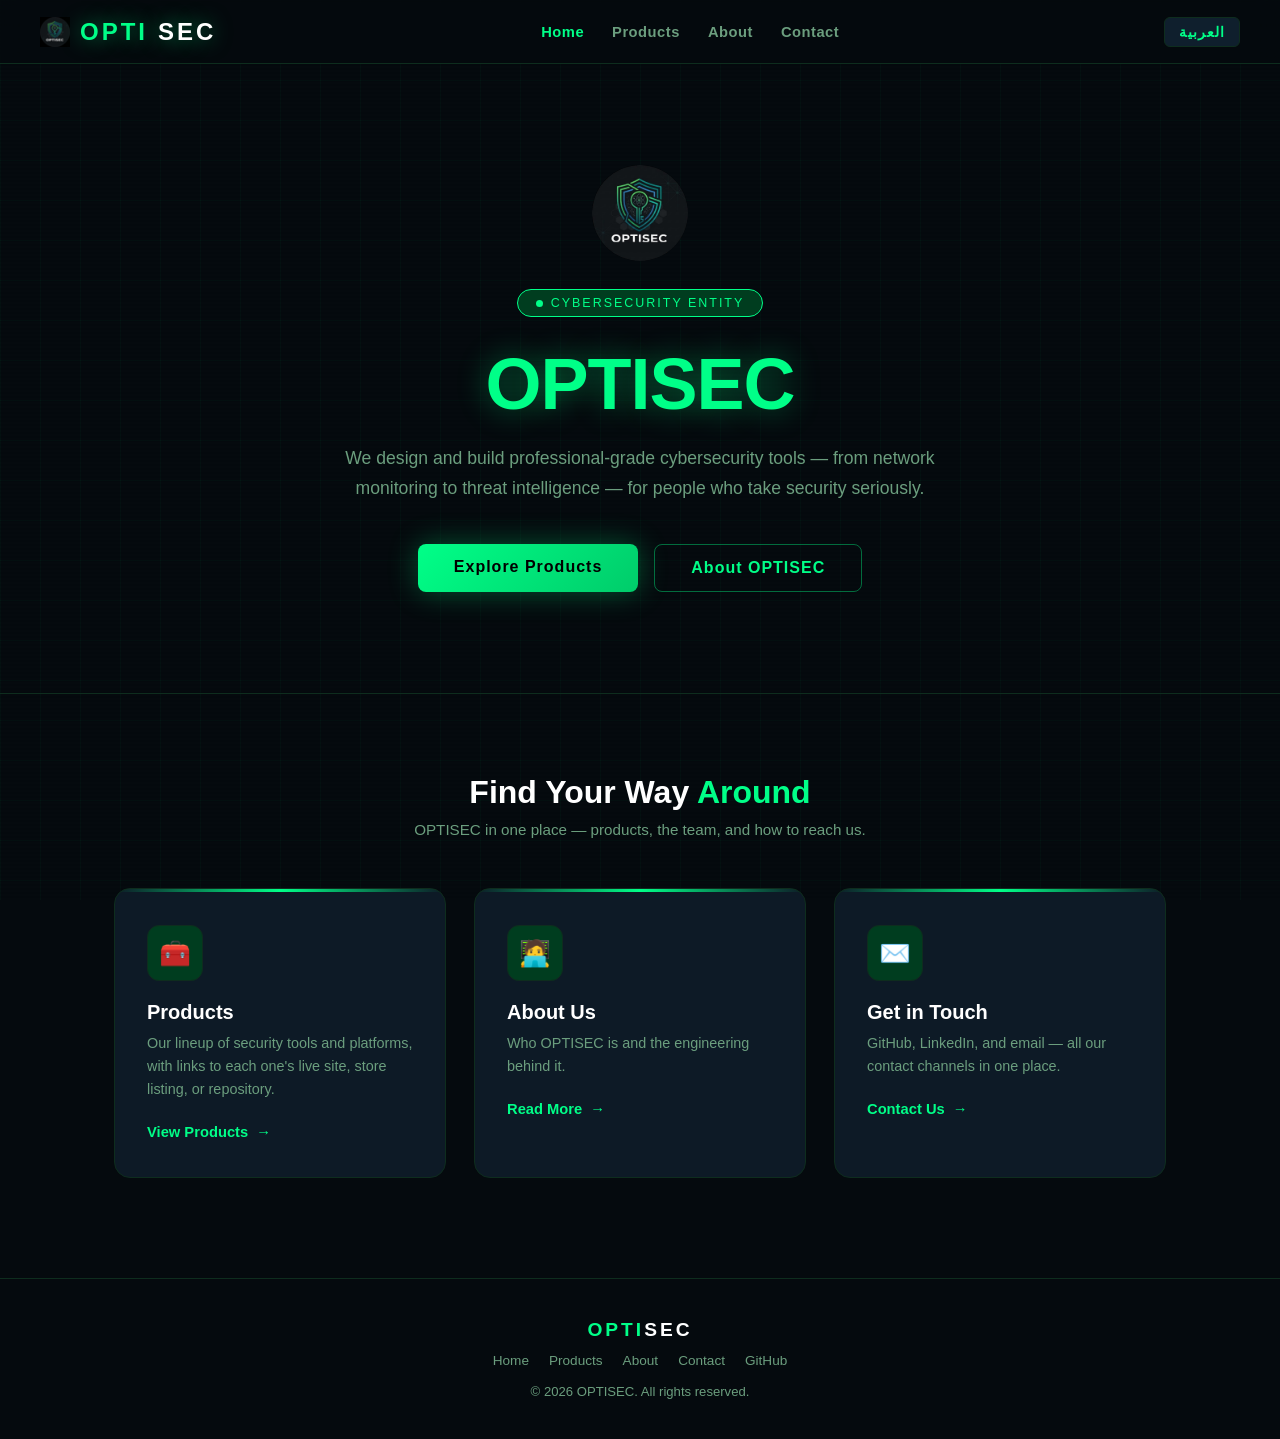
<file: index.html>
<!DOCTYPE html>
<html lang="en" dir="ltr">
<head>
  <meta charset="UTF-8" />
  <meta name="viewport" content="width=device-width, initial-scale=1.0" />
  <title>OPTISEC — Cybersecurity Tools &amp; Research</title>
  <meta name="description" content="OPTISEC is a cybersecurity technology entity building professional-grade security tools, research, and platforms." />
  <link rel="icon" type="image/png" sizes="32x32" href="assets/img/favicon-32.png" />
  <link rel="apple-touch-icon" sizes="180x180" href="assets/img/apple-touch-icon.png" />
  <link rel="stylesheet" href="assets/css/style.css" />
</head>
<body>

<!-- ── NAV ── -->
<nav>
  <a class="logo" href="index.html">
    <img class="logo-mark" src="assets/img/favicon-32.png" alt="OPTISEC" />
    OPTI<span>SEC</span>
  </a>
  <ul class="nav-links">
    <li><a href="index.html" data-en="Home" data-ar="الرئيسية">Home</a></li>
    <li><a href="products.html" data-en="Products" data-ar="المنتجات">Products</a></li>
    <li><a href="about.html" data-en="About" data-ar="من نحن">About</a></li>
    <li><a href="contact.html" data-en="Contact" data-ar="تواصل">Contact</a></li>
  </ul>
  <div class="nav-right">
    <button class="lang-toggle" id="langBtn">العربية</button>
  </div>
</nav>

<!-- ── HERO ── -->
<div class="hero">
  <div class="hero-logo-slot">
    <img src="assets/img/optisec-logo.png" alt="OPTISEC" style="width:100%;height:100%;object-fit:contain;border-radius:50%;" />
  </div>
  <div class="hero-badge">
    <span class="badge-dot"></span>
    <span data-en="CYBERSECURITY ENTITY" data-ar="كيان للأمن السيبراني">CYBERSECURITY ENTITY</span>
  </div>
  <h1>
    <span class="accent">OPTISEC</span>
  </h1>
  <p data-en="We design and build professional-grade cybersecurity tools — from network monitoring to threat intelligence — for people who take security seriously."
     data-ar="نصمم ونبني أدوات أمن سيبراني احترافية — من مراقبة الشبكات إلى استخبارات التهديدات — لمن يأخذ الأمان على محمل الجد.">
    We design and build professional-grade cybersecurity tools — from network monitoring to threat intelligence — for people who take security seriously.
  </p>
  <div class="hero-cta-row">
    <a href="products.html" class="hero-cta" data-en="Explore Products" data-ar="استعرض المنتجات">Explore Products</a>
    <a href="about.html" class="hero-cta secondary" data-en="About OPTISEC" data-ar="عن أوبتيسيك">About OPTISEC</a>
  </div>
</div>

<!-- ── QUICK LINKS ── -->
<section>
  <h2 class="section-title">
    <span data-en="Find Your Way " data-ar="تصفّح ">Find Your Way </span>
    <span class="accent" data-en="Around" data-ar="الموقع">Around</span>
  </h2>
  <p class="section-sub" data-en="OPTISEC in one place — products, the team, and how to reach us." data-ar="أوبتيسيك في مكان واحد — المنتجات والفريق وطرق التواصل.">
    OPTISEC in one place — products, the team, and how to reach us.
  </p>

  <div class="card-grid">
    <div class="info-card">
      <div class="card-icon">🧰</div>
      <div class="card-title" data-en="Products" data-ar="المنتجات">Products</div>
      <p class="card-desc" data-en="Our lineup of security tools and platforms, with links to each one's live site, store listing, or repository."
         data-ar="مجموعة أدواتنا ومنصاتنا الأمنية، مع روابط لموقع كل منتج أو صفحة الشراء أو المستودع.">
        Our lineup of security tools and platforms, with links to each one's live site, store listing, or repository.
      </p>
      <a class="card-link" href="products.html">
        <span data-en="View Products" data-ar="عرض المنتجات">View Products</span> →
      </a>
    </div>

    <div class="info-card">
      <div class="card-icon">🧑‍💻</div>
      <div class="card-title" data-en="About Us" data-ar="من نحن">About Us</div>
      <p class="card-desc" data-en="Who OPTISEC is and the engineering behind it."
         data-ar="من هو أوبتيسيك والهندسة التي يقف عليها.">
        Who OPTISEC is and the engineering behind it.
      </p>
      <a class="card-link" href="about.html">
        <span data-en="Read More" data-ar="اقرأ المزيد">Read More</span> →
      </a>
    </div>

    <div class="info-card">
      <div class="card-icon">✉️</div>
      <div class="card-title" data-en="Get in Touch" data-ar="تواصل معنا">Get in Touch</div>
      <p class="card-desc" data-en="GitHub, LinkedIn, and email — all our contact channels in one place."
         data-ar="GitHub وLinkedIn والبريد الإلكتروني — جميع قنوات التواصل في مكان واحد.">
        GitHub, LinkedIn, and email — all our contact channels in one place.
      </p>
      <a class="card-link" href="contact.html">
        <span data-en="Contact Us" data-ar="تواصل معنا">Contact Us</span> →
      </a>
    </div>
  </div>
</section>

<!-- ── FOOTER ── -->
<footer>
  <div class="footer-logo">OPTI<span style="color:var(--white)">SEC</span></div>
  <div class="footer-links">
    <a href="index.html" data-en="Home" data-ar="الرئيسية">Home</a>
    <a href="products.html" data-en="Products" data-ar="المنتجات">Products</a>
    <a href="about.html" data-en="About" data-ar="من نحن">About</a>
    <a href="contact.html" data-en="Contact" data-ar="تواصل">Contact</a>
    <a href="https://github.com/OptisecDev" target="_blank" rel="noopener noreferrer">GitHub</a>
  </div>
  <p data-en="© 2026 OPTISEC. All rights reserved." data-ar="© 2026 أوبتيسيك. جميع الحقوق محفوظة.">© 2026 OPTISEC. All rights reserved.</p>
</footer>

<script src="assets/js/main.js"></script>
</body>
</html>
</file>
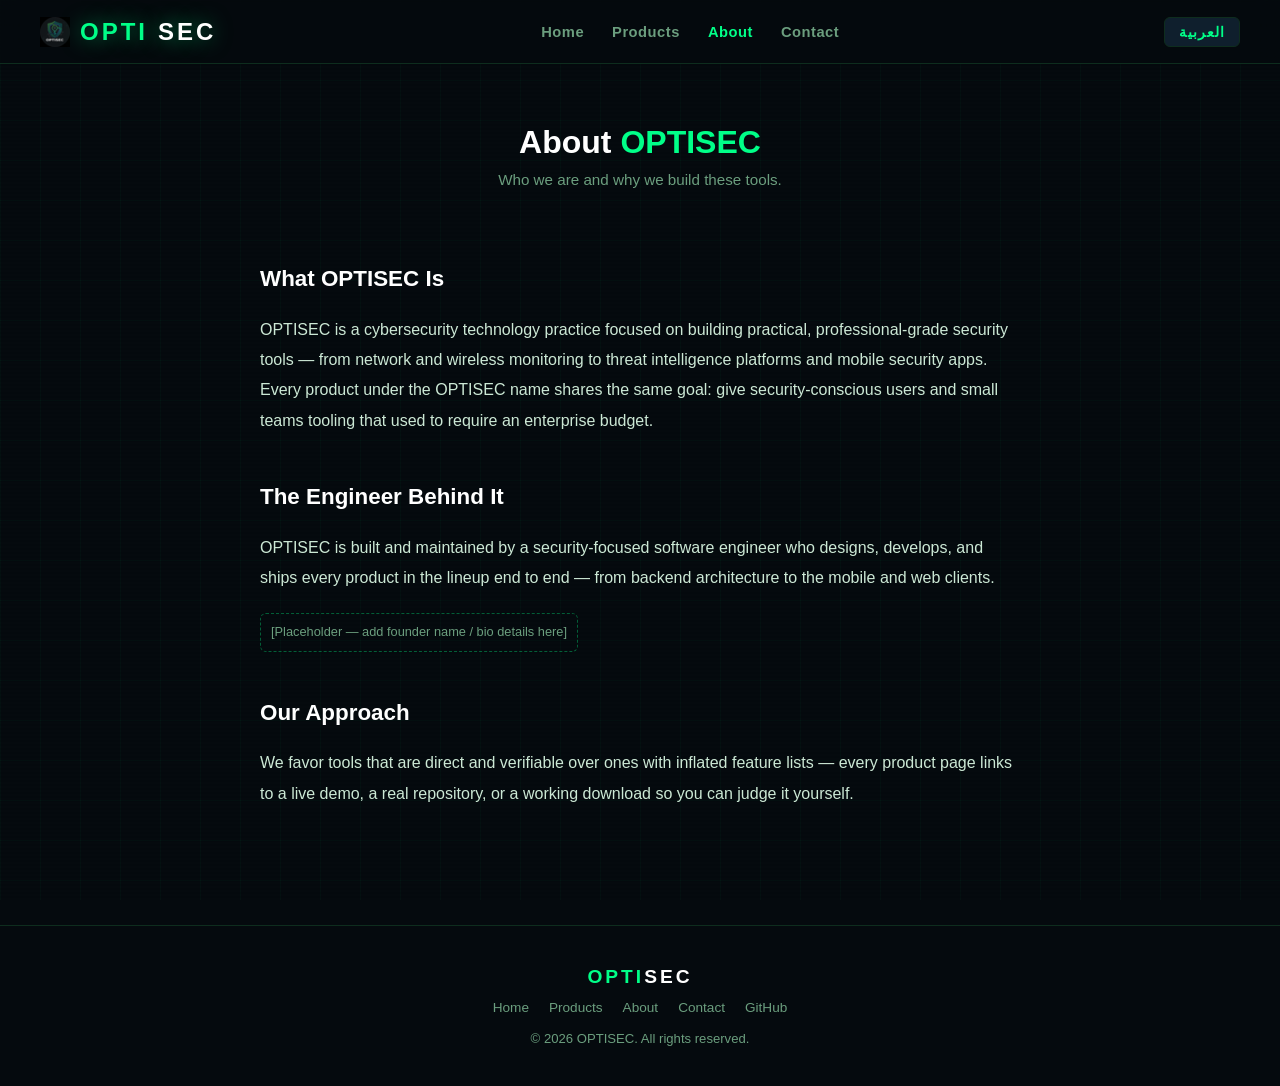
<file: about.html>
<!DOCTYPE html>
<html lang="en" dir="ltr">
<head>
  <meta charset="UTF-8" />
  <meta name="viewport" content="width=device-width, initial-scale=1.0" />
  <title>About — OPTISEC</title>
  <meta name="description" content="About OPTISEC — a cybersecurity technology entity building professional-grade security tools." />
  <link rel="icon" type="image/png" sizes="32x32" href="assets/img/favicon-32.png" />
  <link rel="apple-touch-icon" sizes="180x180" href="assets/img/apple-touch-icon.png" />
  <link rel="stylesheet" href="assets/css/style.css" />
</head>
<body>

<!-- ── NAV ── -->
<nav>
  <a class="logo" href="index.html">
    <img class="logo-mark" src="assets/img/favicon-32.png" alt="OPTISEC" />
    OPTI<span>SEC</span>
  </a>
  <ul class="nav-links">
    <li><a href="index.html" data-en="Home" data-ar="الرئيسية">Home</a></li>
    <li><a href="products.html" data-en="Products" data-ar="المنتجات">Products</a></li>
    <li><a href="about.html" data-en="About" data-ar="من نحن">About</a></li>
    <li><a href="contact.html" data-en="Contact" data-ar="تواصل">Contact</a></li>
  </ul>
  <div class="nav-right">
    <button class="lang-toggle" id="langBtn">العربية</button>
  </div>
</nav>

<!-- ── PAGE HEADER ── -->
<div class="page-header">
  <h1 class="section-title">
    <span data-en="About " data-ar="عن ">About </span>
    <span class="accent">OPTISEC</span>
  </h1>
  <p class="section-sub" data-en="Who we are and why we build these tools." data-ar="من نحن ولماذا نبني هذه الأدوات.">
    Who we are and why we build these tools.
  </p>
</div>

<section>
  <div class="prose">
    <h2 data-en="What OPTISEC Is" data-ar="ما هو أوبتيسيك">What OPTISEC Is</h2>
    <p data-en="OPTISEC is a cybersecurity technology practice focused on building practical, professional-grade security tools — from network and wireless monitoring to threat intelligence platforms and mobile security apps. Every product under the OPTISEC name shares the same goal: give security-conscious users and small teams tooling that used to require an enterprise budget."
       data-ar="أوبتيسيك هو ممارسة تقنية متخصصة في الأمن السيبراني تركّز على بناء أدوات أمنية عملية واحترافية — من مراقبة الشبكات واللاسلكي إلى منصات استخبارات التهديدات وتطبيقات الأمان للجوال. تشترك كل منتجات أوبتيسيك بهدف واحد: تزويد المستخدمين المهتمين بالأمان والفرق الصغيرة بأدوات كانت تتطلب سابقاً ميزانية مؤسسات كبرى.">
      OPTISEC is a cybersecurity technology practice focused on building practical, professional-grade security tools — from network and wireless monitoring to threat intelligence platforms and mobile security apps. Every product under the OPTISEC name shares the same goal: give security-conscious users and small teams tooling that used to require an enterprise budget.
    </p>

    <h2 data-en="The Engineer Behind It" data-ar="المهندس القائم عليه">The Engineer Behind It</h2>
    <p data-en="OPTISEC is built and maintained by a security-focused software engineer who designs, develops, and ships every product in the lineup end to end — from backend architecture to the mobile and web clients."
       data-ar="أوبتيسيك من تصميم وتطوير مهندس برمجيات متخصص في الأمن السيبراني، يتولى بناء وإطلاق كل منتج في القائمة من الألف إلى الياء — من هندسة الخلفية إلى تطبيقات الجوال والويب.">
      OPTISEC is built and maintained by a security-focused software engineer who designs, develops, and ships every product in the lineup end to end — from backend architecture to the mobile and web clients.
    </p>
    <span class="placeholder-note" data-en="[Placeholder — add founder name / bio details here]" data-ar="[مكان مخصص — أضف اسم المؤسس وتفاصيل السيرة هنا]">[Placeholder — add founder name / bio details here]</span>

    <h2 data-en="Our Approach" data-ar="منهجنا">Our Approach</h2>
    <p data-en="We favor tools that are direct and verifiable over ones with inflated feature lists — every product page links to a live demo, a real repository, or a working download so you can judge it yourself."
       data-ar="نفضّل الأدوات المباشرة والقابلة للتحقق منها على الأدوات ذات القوائم المبالغ فيها — كل صفحة منتج تحتوي رابطاً لعرض تجريبي حي أو مستودع حقيقي أو تنزيل فعلي حتى تحكم بنفسك.">
      We favor tools that are direct and verifiable over ones with inflated feature lists — every product page links to a live demo, a real repository, or a working download so you can judge it yourself.
    </p>
  </div>
</section>

<!-- ── FOOTER ── -->
<footer>
  <div class="footer-logo">OPTI<span style="color:var(--white)">SEC</span></div>
  <div class="footer-links">
    <a href="index.html" data-en="Home" data-ar="الرئيسية">Home</a>
    <a href="products.html" data-en="Products" data-ar="المنتجات">Products</a>
    <a href="about.html" data-en="About" data-ar="من نحن">About</a>
    <a href="contact.html" data-en="Contact" data-ar="تواصل">Contact</a>
    <a href="https://github.com/OptisecDev" target="_blank" rel="noopener noreferrer">GitHub</a>
  </div>
  <p data-en="© 2026 OPTISEC. All rights reserved." data-ar="© 2026 أوبتيسيك. جميع الحقوق محفوظة.">© 2026 OPTISEC. All rights reserved.</p>
</footer>

<script src="assets/js/main.js"></script>
</body>
</html>
</file>
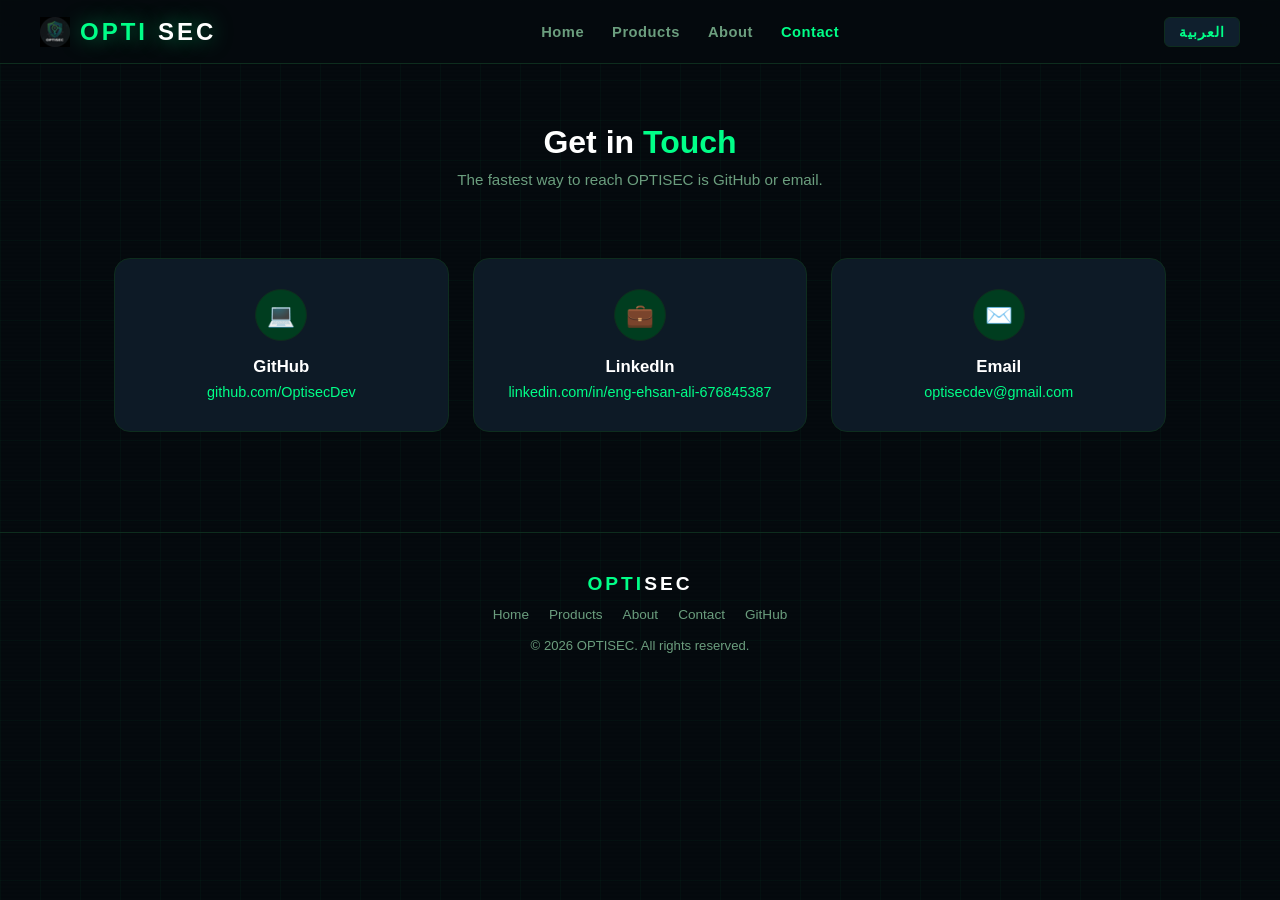
<file: contact.html>
<!DOCTYPE html>
<html lang="en" dir="ltr">
<head>
  <meta charset="UTF-8" />
  <meta name="viewport" content="width=device-width, initial-scale=1.0" />
  <title>Contact — OPTISEC</title>
  <meta name="description" content="Get in touch with OPTISEC — GitHub, LinkedIn, and email." />
  <link rel="icon" type="image/png" sizes="32x32" href="assets/img/favicon-32.png" />
  <link rel="apple-touch-icon" sizes="180x180" href="assets/img/apple-touch-icon.png" />
  <link rel="stylesheet" href="assets/css/style.css" />
</head>
<body>

<!-- ── NAV ── -->
<nav>
  <a class="logo" href="index.html">
    <img class="logo-mark" src="assets/img/favicon-32.png" alt="OPTISEC" />
    OPTI<span>SEC</span>
  </a>
  <ul class="nav-links">
    <li><a href="index.html" data-en="Home" data-ar="الرئيسية">Home</a></li>
    <li><a href="products.html" data-en="Products" data-ar="المنتجات">Products</a></li>
    <li><a href="about.html" data-en="About" data-ar="من نحن">About</a></li>
    <li><a href="contact.html" data-en="Contact" data-ar="تواصل">Contact</a></li>
  </ul>
  <div class="nav-right">
    <button class="lang-toggle" id="langBtn">العربية</button>
  </div>
</nav>

<!-- ── PAGE HEADER ── -->
<div class="page-header">
  <h1 class="section-title">
    <span data-en="Get in " data-ar="تواصل ">Get in </span>
    <span class="accent" data-en="Touch" data-ar="معنا">Touch</span>
  </h1>
  <p class="section-sub" data-en="The fastest way to reach OPTISEC is GitHub or email." data-ar="أسرع طريقة للتواصل مع أوبتيسيك هي GitHub أو البريد الإلكتروني.">
    The fastest way to reach OPTISEC is GitHub or email.
  </p>
</div>

<section>
  <div class="contact-grid">

    <div class="contact-card">
      <div class="contact-icon">💻</div>
      <div class="contact-label">GitHub</div>
      <a class="contact-value" href="https://github.com/OptisecDev" target="_blank" rel="noopener noreferrer">github.com/OptisecDev</a>
    </div>

    <div class="contact-card">
      <div class="contact-icon">💼</div>
      <div class="contact-label">LinkedIn</div>
      <a class="contact-value" href="https://www.linkedin.com/in/eng-ehsan-ali-676845387" target="_blank" rel="noopener noreferrer">linkedin.com/in/eng-ehsan-ali-676845387</a>
    </div>

    <div class="contact-card">
      <div class="contact-icon">✉️</div>
      <div class="contact-label" data-en="Email" data-ar="البريد الإلكتروني">Email</div>
      <a class="contact-value" href="mailto:optisecdev@gmail.com">optisecdev@gmail.com</a>
    </div>

  </div>
</section>

<!-- ── FOOTER ── -->
<footer>
  <div class="footer-logo">OPTI<span style="color:var(--white)">SEC</span></div>
  <div class="footer-links">
    <a href="index.html" data-en="Home" data-ar="الرئيسية">Home</a>
    <a href="products.html" data-en="Products" data-ar="المنتجات">Products</a>
    <a href="about.html" data-en="About" data-ar="من نحن">About</a>
    <a href="contact.html" data-en="Contact" data-ar="تواصل">Contact</a>
    <a href="https://github.com/OptisecDev" target="_blank" rel="noopener noreferrer">GitHub</a>
  </div>
  <p data-en="© 2026 OPTISEC. All rights reserved." data-ar="© 2026 أوبتيسيك. جميع الحقوق محفوظة.">© 2026 OPTISEC. All rights reserved.</p>
</footer>

<script src="assets/js/main.js"></script>
</body>
</html>
</file>
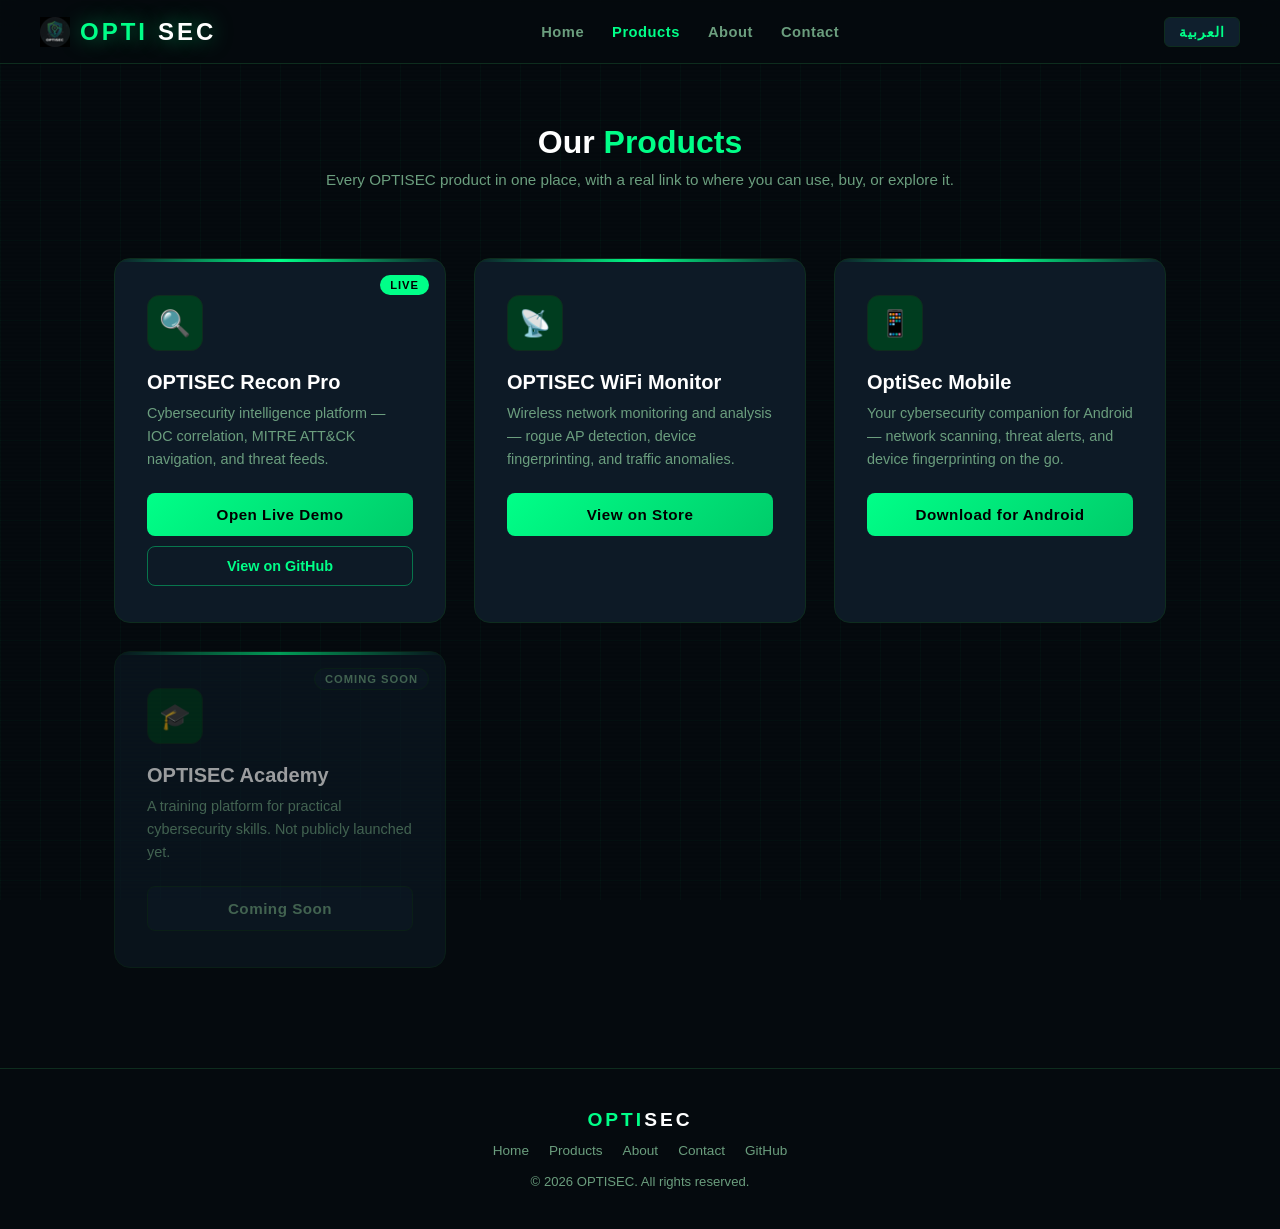
<file: products.html>
<!DOCTYPE html>
<html lang="en" dir="ltr">
<head>
  <meta charset="UTF-8" />
  <meta name="viewport" content="width=device-width, initial-scale=1.0" />
  <title>Products — OPTISEC</title>
  <meta name="description" content="The OPTISEC product lineup: Recon Pro, WiFi Monitor, Mobile, and Academy." />
  <link rel="icon" type="image/png" sizes="32x32" href="assets/img/favicon-32.png" />
  <link rel="apple-touch-icon" sizes="180x180" href="assets/img/apple-touch-icon.png" />
  <link rel="stylesheet" href="assets/css/style.css" />
</head>
<body>

<!-- ── NAV ── -->
<nav>
  <a class="logo" href="index.html">
    <img class="logo-mark" src="assets/img/favicon-32.png" alt="OPTISEC" />
    OPTI<span>SEC</span>
  </a>
  <ul class="nav-links">
    <li><a href="index.html" data-en="Home" data-ar="الرئيسية">Home</a></li>
    <li><a href="products.html" data-en="Products" data-ar="المنتجات">Products</a></li>
    <li><a href="about.html" data-en="About" data-ar="من نحن">About</a></li>
    <li><a href="contact.html" data-en="Contact" data-ar="تواصل">Contact</a></li>
  </ul>
  <div class="nav-right">
    <button class="lang-toggle" id="langBtn">العربية</button>
  </div>
</nav>

<!-- ── PAGE HEADER ── -->
<div class="page-header">
  <h1 class="section-title">
    <span data-en="Our " data-ar="منتجاتنا ">Our </span>
    <span class="accent" data-en="Products" data-ar="الأمنية">Products</span>
  </h1>
  <p class="section-sub" data-en="Every OPTISEC product in one place, with a real link to where you can use, buy, or explore it."
     data-ar="كل منتجات أوبتيسيك في مكان واحد، مع رابط حقيقي لاستخدامه أو شرائه أو استكشافه.">
    Every OPTISEC product in one place, with a real link to where you can use, buy, or explore it.
  </p>
</div>

<section>
  <div class="card-grid">

    <!-- OPTISEC Recon Pro -->
    <div class="info-card">
      <span class="card-badge" data-en="LIVE" data-ar="متاح الآن">LIVE</span>
      <div class="card-icon">🔍</div>
      <div class="card-title">OPTISEC Recon Pro</div>
      <p class="card-desc" data-en="Cybersecurity intelligence platform — IOC correlation, MITRE ATT&amp;CK navigation, and threat feeds."
         data-ar="منصة استخبارات الأمن السيبراني — ارتباط مؤشرات الاختراق، متصفح MITRE ATT&amp;CK، وموجزات التهديدات.">
        Cybersecurity intelligence platform — IOC correlation, MITRE ATT&amp;CK navigation, and threat feeds.
      </p>
      <a class="btn-block" href="https://optisec-recon-pro.onrender.com" target="_blank" rel="noopener noreferrer" data-en="Open Live Demo" data-ar="فتح العرض التجريبي">Open Live Demo</a>
      <a class="btn-outline" style="margin-top:10px;" href="https://github.com/OptisecDev/optisec-recon-pro" target="_blank" rel="noopener noreferrer" data-en="View on GitHub" data-ar="عرض على GitHub">View on GitHub</a>
    </div>

    <!-- OPTISEC WiFi Monitor -->
    <div class="info-card">
      <div class="card-icon">📡</div>
      <div class="card-title">OPTISEC WiFi Monitor</div>
      <p class="card-desc" data-en="Wireless network monitoring and analysis — rogue AP detection, device fingerprinting, and traffic anomalies."
         data-ar="مراقبة وتحليل الشبكات اللاسلكية — كشف نقاط الوصول المشبوهة وبصمة الأجهزة وشذوذات حركة المرور.">
        Wireless network monitoring and analysis — rogue AP detection, device fingerprinting, and traffic anomalies.
      </p>
      <a class="btn-block" href="https://optisecdev.github.io/optisec-store/#products" target="_blank" rel="noopener noreferrer" data-en="View on Store" data-ar="عرض في المتجر">View on Store</a>
    </div>

    <!-- OptiSec Mobile -->
    <div class="info-card">
      <div class="card-icon">📱</div>
      <div class="card-title">OptiSec Mobile</div>
      <p class="card-desc" data-en="Your cybersecurity companion for Android — network scanning, threat alerts, and device fingerprinting on the go."
         data-ar="رفيقك في الأمن السيبراني على أندرويد — فحص الشبكة وتنبيهات التهديدات وبصمة الأجهزة أينما كنت.">
        Your cybersecurity companion for Android — network scanning, threat alerts, and device fingerprinting on the go.
      </p>
      <a class="btn-block" href="https://apkpure.com/p/com.optisec.optisec_mobile" target="_blank" rel="noopener noreferrer" data-en="Download for Android" data-ar="تحميل لأندرويد">Download for Android</a>
    </div>

    <!-- OPTISEC Academy -->
    <div class="info-card disabled">
      <span class="card-badge soon" data-en="COMING SOON" data-ar="قريباً">COMING SOON</span>
      <div class="card-icon">🎓</div>
      <div class="card-title">OPTISEC Academy</div>
      <p class="card-desc" data-en="A training platform for practical cybersecurity skills. Not publicly launched yet."
         data-ar="منصة تدريبية لمهارات الأمن السيبراني العملية. لم تُطلق للعامة بعد.">
        A training platform for practical cybersecurity skills. Not publicly launched yet.
      </p>
      <div class="btn-disabled" data-en="Coming Soon" data-ar="قريباً">Coming Soon</div>
    </div>

  </div>
</section>

<!-- ── FOOTER ── -->
<footer>
  <div class="footer-logo">OPTI<span style="color:var(--white)">SEC</span></div>
  <div class="footer-links">
    <a href="index.html" data-en="Home" data-ar="الرئيسية">Home</a>
    <a href="products.html" data-en="Products" data-ar="المنتجات">Products</a>
    <a href="about.html" data-en="About" data-ar="من نحن">About</a>
    <a href="contact.html" data-en="Contact" data-ar="تواصل">Contact</a>
    <a href="https://github.com/OptisecDev" target="_blank" rel="noopener noreferrer">GitHub</a>
  </div>
  <p data-en="© 2026 OPTISEC. All rights reserved." data-ar="© 2026 أوبتيسيك. جميع الحقوق محفوظة.">© 2026 OPTISEC. All rights reserved.</p>
</footer>

<script src="assets/js/main.js"></script>
</body>
</html>
</file>
<file: assets/css/style.css>
/* OPTISEC Hub — shared design tokens
   Ported (not copied) from optisec-store's visual system to keep a
   consistent OPTISEC identity across sites. See PROGRESS_NOTES.md. */
:root {
  --green: #00ff88;
  --green-dim: #00cc6a;
  --green-dark: #003d1f;
  --bg: #050a0e;
  --bg2: #0a1520;
  --bg3: #0f1f2d;
  --card: #0d1a26;
  --border: #0e2d1e;
  --text: #cce8d5;
  --text-dim: #6b9e7e;
  --white: #ffffff;
}

* { margin: 0; padding: 0; box-sizing: border-box; }

html { scroll-behavior: smooth; }

body {
  background: var(--bg);
  color: var(--text);
  font-family: 'Segoe UI', Tahoma, Geneva, Verdana, sans-serif;
  min-height: 100vh;
  overflow-x: hidden;
}

body[dir="rtl"] { font-family: 'Segoe UI', 'Arial', Tahoma, sans-serif; }

img { max-width: 100%; display: block; }

/* ── BACKGROUND GRID + SCANLINE ── */
body::before {
  content: '';
  position: fixed;
  inset: 0;
  background-image:
    linear-gradient(rgba(0,255,136,0.03) 1px, transparent 1px),
    linear-gradient(90deg, rgba(0,255,136,0.03) 1px, transparent 1px);
  background-size: 40px 40px;
  pointer-events: none;
  z-index: 0;
}

body::after {
  content: '';
  position: fixed;
  inset: 0;
  background: repeating-linear-gradient(
    0deg, transparent, transparent 2px,
    rgba(0,0,0,0.07) 2px, rgba(0,0,0,0.07) 4px
  );
  pointer-events: none;
  z-index: 0;
}

/* ── NAVBAR ── */
nav {
  position: sticky;
  top: 0;
  z-index: 100;
  background: rgba(5,10,14,0.92);
  backdrop-filter: blur(12px);
  border-bottom: 1px solid var(--border);
  padding: 0 40px;
  display: flex;
  align-items: center;
  justify-content: space-between;
  height: 64px;
  gap: 16px;
  flex-wrap: wrap;
}

.logo {
  font-size: 1.5rem;
  font-weight: 700;
  letter-spacing: 3px;
  color: var(--green);
  text-shadow: 0 0 20px rgba(0,255,136,0.5);
  text-decoration: none;
  display: flex;
  align-items: center;
  gap: 10px;
  flex-shrink: 0;
}

.logo span { color: var(--white); }

.logo-mark {
  width: 30px;
  height: 30px;
  flex-shrink: 0;
}

.nav-links {
  display: flex;
  align-items: center;
  gap: 28px;
  list-style: none;
}

.nav-links a {
  color: var(--text-dim);
  text-decoration: none;
  font-size: 0.92rem;
  font-weight: 600;
  letter-spacing: 0.5px;
  transition: color 0.2s;
}

.nav-links a:hover,
.nav-links a.active {
  color: var(--green);
}

.nav-right { display: flex; align-items: center; gap: 20px; }

.lang-toggle {
  background: var(--bg3);
  border: 1px solid var(--border);
  border-radius: 6px;
  padding: 6px 14px;
  color: var(--green);
  font-size: 0.85rem;
  font-weight: 600;
  letter-spacing: 1px;
  cursor: pointer;
  transition: all 0.25s;
  font-family: inherit;
}
.lang-toggle:hover {
  background: var(--green-dark);
  border-color: var(--green);
  box-shadow: 0 0 12px rgba(0,255,136,0.2);
}

/* ── HERO ── */
.hero {
  position: relative;
  z-index: 1;
  min-height: 70vh;
  display: flex;
  flex-direction: column;
  align-items: center;
  justify-content: center;
  text-align: center;
  padding: 60px 20px;
  border-bottom: 1px solid var(--border);
  margin-bottom: 80px;
}

.hero-logo-slot {
  width: 96px;
  height: 96px;
  margin-bottom: 28px;
  display: flex;
  align-items: center;
  justify-content: center;
  animation: fadeDown 0.6s ease both;
}

.hero-logo-placeholder {
  width: 100%;
  height: 100%;
  border: 2px dashed rgba(0,255,136,0.4);
  border-radius: 20px;
  display: flex;
  align-items: center;
  justify-content: center;
  font-size: 0.55rem;
  line-height: 1.3;
  text-align: center;
  color: var(--text-dim);
  padding: 6px;
  letter-spacing: 0.3px;
}

.hero-badge {
  display: inline-flex;
  align-items: center;
  gap: 8px;
  background: var(--green-dark);
  border: 1px solid var(--green);
  border-radius: 50px;
  padding: 6px 18px;
  font-size: 0.78rem;
  letter-spacing: 2px;
  color: var(--green);
  margin-bottom: 28px;
  animation: fadeDown 0.7s ease both;
}

.badge-dot {
  width: 7px; height: 7px;
  border-radius: 50%;
  background: var(--green);
  animation: pulse 1.8s infinite;
}

.hero h1 {
  font-size: clamp(2.4rem, 6vw, 4.5rem);
  font-weight: 800;
  line-height: 1.1;
  letter-spacing: -1px;
  color: var(--white);
  margin-bottom: 20px;
  animation: fadeDown 0.8s 0.1s ease both;
}

.hero h1 .accent { color: var(--green); text-shadow: 0 0 30px rgba(0,255,136,0.4); }

.hero p {
  max-width: 620px;
  font-size: 1.1rem;
  color: var(--text-dim);
  line-height: 1.7;
  margin-bottom: 40px;
  animation: fadeDown 0.8s 0.2s ease both;
}

.hero-cta-row {
  display: flex;
  gap: 16px;
  flex-wrap: wrap;
  justify-content: center;
  animation: fadeDown 0.8s 0.3s ease both;
}

.hero-cta {
  display: inline-block;
  background: linear-gradient(135deg, var(--green), var(--green-dim));
  color: #000;
  font-weight: 700;
  font-size: 1rem;
  letter-spacing: 1px;
  padding: 14px 36px;
  border-radius: 8px;
  text-decoration: none;
  transition: all 0.3s;
  box-shadow: 0 0 30px rgba(0,255,136,0.3);
}
.hero-cta:hover {
  transform: translateY(-2px);
  box-shadow: 0 0 50px rgba(0,255,136,0.5);
}

.hero-cta.secondary {
  background: transparent;
  color: var(--green);
  border: 1px solid rgba(0,255,136,0.4);
  box-shadow: none;
}
.hero-cta.secondary:hover {
  background: rgba(0,255,136,0.08);
  box-shadow: none;
}

/* ── SECTION / PAGE HEADER ── */
section {
  position: relative;
  z-index: 1;
  max-width: 1100px;
  margin: 0 auto;
  padding: 0 24px 100px;
}

.page-header {
  position: relative;
  z-index: 1;
  max-width: 1100px;
  margin: 0 auto;
  padding: 60px 24px 20px;
  text-align: center;
}

.section-title {
  text-align: center;
  font-size: 2rem;
  font-weight: 700;
  color: var(--white);
  margin-bottom: 10px;
}

.section-title .accent { color: var(--green); }

.section-sub {
  text-align: center;
  color: var(--text-dim);
  margin-bottom: 50px;
  font-size: 0.95rem;
  max-width: 650px;
  margin-left: auto;
  margin-right: auto;
}

/* ── CARD GRID (products / quick-links) ── */
.card-grid {
  display: grid;
  grid-template-columns: repeat(auto-fit, minmax(280px, 1fr));
  gap: 28px;
}

.info-card {
  background: var(--card);
  border: 1px solid var(--border);
  border-radius: 16px;
  padding: 36px 32px;
  position: relative;
  overflow: hidden;
  transition: transform 0.3s, box-shadow 0.3s, border-color 0.3s;
}

.info-card:hover {
  transform: translateY(-6px);
  box-shadow: 0 20px 60px rgba(0,255,136,0.1);
  border-color: var(--green);
}

.info-card::before {
  content: '';
  position: absolute;
  top: 0; left: 0; right: 0;
  height: 3px;
  background: linear-gradient(90deg, transparent, var(--green), transparent);
}

.info-card.disabled {
  opacity: 0.6;
}
.info-card.disabled:hover {
  transform: none;
  box-shadow: none;
  border-color: var(--border);
}

.card-badge {
  position: absolute;
  top: 16px;
  right: 16px;
  background: var(--green);
  color: #000;
  font-size: 0.7rem;
  font-weight: 700;
  padding: 4px 10px;
  border-radius: 50px;
  letter-spacing: 1px;
}
.card-badge.soon {
  background: var(--bg3);
  color: var(--text-dim);
  border: 1px solid var(--border);
}
body[dir="rtl"] .card-badge { right: auto; left: 16px; }

.card-icon {
  width: 56px;
  height: 56px;
  border-radius: 12px;
  background: var(--green-dark);
  border: 1px solid var(--border);
  display: flex;
  align-items: center;
  justify-content: center;
  font-size: 1.6rem;
  margin-bottom: 20px;
}

.card-title {
  font-size: 1.25rem;
  font-weight: 700;
  color: var(--white);
  margin-bottom: 8px;
}

.card-desc {
  font-size: 0.9rem;
  color: var(--text-dim);
  line-height: 1.6;
  margin-bottom: 22px;
}

.card-link {
  display: inline-flex;
  align-items: center;
  gap: 8px;
  color: var(--green);
  font-weight: 600;
  font-size: 0.92rem;
  text-decoration: none;
}
.card-link:hover { text-decoration: underline; }

.btn-block {
  display: block;
  width: 100%;
  padding: 13px;
  background: linear-gradient(135deg, var(--green), var(--green-dim));
  color: #000;
  font-weight: 700;
  font-size: 0.95rem;
  border: none;
  border-radius: 8px;
  cursor: pointer;
  text-align: center;
  letter-spacing: 0.5px;
  transition: all 0.25s;
  text-decoration: none;
  margin-top: 4px;
}
.btn-block:hover {
  box-shadow: 0 0 30px rgba(0,255,136,0.4);
  transform: translateY(-1px);
}

.btn-outline {
  display: block;
  width: 100%;
  padding: 11px;
  background: transparent;
  color: var(--green);
  font-weight: 600;
  font-size: 0.9rem;
  border: 1px solid rgba(0,255,136,0.4);
  border-radius: 8px;
  cursor: pointer;
  text-align: center;
  text-decoration: none;
  transition: all 0.25s;
}
.btn-outline:hover {
  background: rgba(0,255,136,0.08);
  border-color: var(--green);
}

.btn-disabled {
  display: block;
  width: 100%;
  padding: 13px;
  background: var(--bg3);
  color: var(--text-dim);
  font-weight: 700;
  font-size: 0.95rem;
  border: 1px solid var(--border);
  border-radius: 8px;
  text-align: center;
  letter-spacing: 0.5px;
  cursor: default;
}

/* ── PROSE (about page) ── */
.prose {
  max-width: 760px;
  margin: 0 auto;
  color: var(--text);
  line-height: 1.9;
  font-size: 1rem;
}
.prose h2 {
  color: var(--white);
  font-size: 1.4rem;
  margin: 40px 0 14px;
}
.prose h2:first-child { margin-top: 0; }
.prose p { margin-bottom: 16px; }
.prose .accent { color: var(--green); }
.prose .placeholder-note {
  display: inline-block;
  margin-top: 4px;
  font-size: 0.8rem;
  color: var(--text-dim);
  border: 1px dashed rgba(0,255,136,0.35);
  border-radius: 6px;
  padding: 6px 10px;
}

/* ── CONTACT ── */
.contact-grid {
  display: grid;
  grid-template-columns: repeat(auto-fit, minmax(240px, 1fr));
  gap: 24px;
}

.contact-card {
  background: var(--card);
  border: 1px solid var(--border);
  border-radius: 16px;
  padding: 30px 26px;
  text-align: center;
  transition: border-color 0.25s, transform 0.25s;
}
.contact-card:hover { border-color: var(--green); transform: translateY(-4px); }

.contact-icon {
  width: 52px;
  height: 52px;
  margin: 0 auto 16px;
  border-radius: 50%;
  background: var(--green-dark);
  border: 1px solid var(--border);
  display: flex;
  align-items: center;
  justify-content: center;
  font-size: 1.4rem;
}

.contact-label {
  font-size: 1.05rem;
  font-weight: 700;
  color: var(--white);
  margin-bottom: 6px;
}

.contact-value {
  font-size: 0.9rem;
  color: var(--green);
  text-decoration: none;
  word-break: break-word;
}
.contact-value:hover { text-decoration: underline; }

.contact-placeholder-tag {
  display: block;
  margin-top: 8px;
  font-size: 0.72rem;
  color: var(--text-dim);
  letter-spacing: 0.5px;
}

/* ── FOOTER ── */
footer {
  position: relative;
  z-index: 1;
  border-top: 1px solid var(--border);
  padding: 40px 24px;
  text-align: center;
  color: var(--text-dim);
  font-size: 0.82rem;
}

footer .footer-logo {
  font-size: 1.2rem;
  font-weight: 700;
  letter-spacing: 3px;
  color: var(--green);
  margin-bottom: 12px;
}

.footer-links {
  display: flex;
  justify-content: center;
  gap: 20px;
  margin-bottom: 16px;
  flex-wrap: wrap;
}
.footer-links a {
  color: var(--text-dim);
  text-decoration: none;
  font-size: 0.85rem;
}
.footer-links a:hover { color: var(--green); }

/* ── ANIMATIONS ── */
@keyframes fadeDown {
  from { opacity: 0; transform: translateY(-16px); }
  to   { opacity: 1; transform: translateY(0); }
}
@keyframes pulse {
  0%, 100% { opacity: 1; box-shadow: 0 0 0 0 rgba(0,255,136,0.4); }
  50% { opacity: 0.7; box-shadow: 0 0 0 6px rgba(0,255,136,0); }
}

/* ── RTL TWEAKS ── */
body[dir="rtl"] .card-link { flex-direction: row-reverse; }

/* ── RESPONSIVE ── */
@media (max-width: 780px) {
  .nav-links { order: 3; width: 100%; justify-content: center; gap: 20px; padding-bottom: 10px; }
  nav { height: auto; padding: 14px 20px; }
}
@media (max-width: 640px) {
  .page-header { padding: 40px 20px 10px; }
}
</file>
